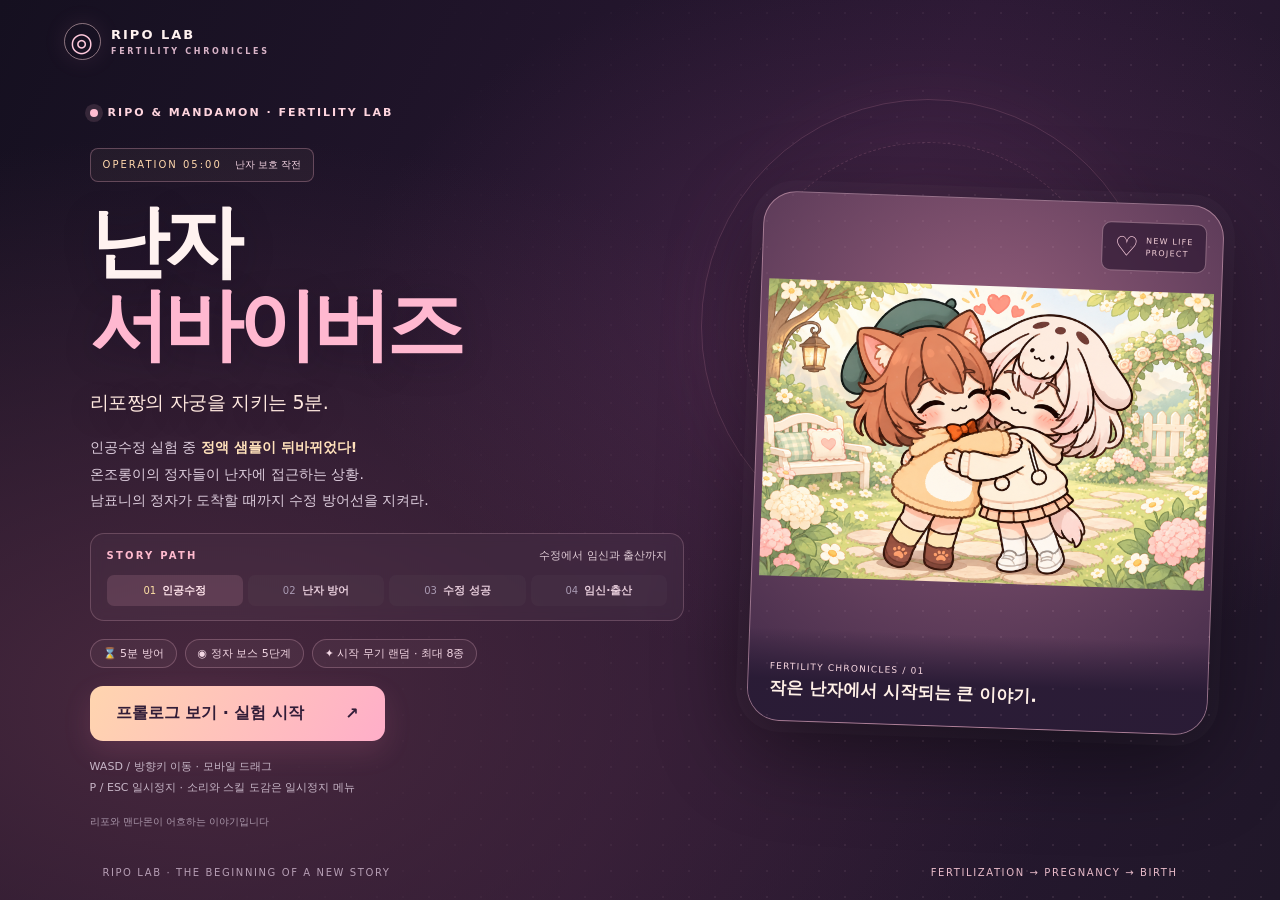
<file: index.html>
<!doctype html>
<html lang="ko">
<head>
  <meta charset="utf-8">
  <meta name="viewport" content="width=device-width,initial-scale=1,viewport-fit=cover">
  <meta name="theme-color" content="#201928">
  <meta name="description" content="리포와 맨다몬의 인공수정 이야기. 난자를 지켜 새로운 시작을 완성하는 5분 서바이벌 게임.">
  <title>난자 서바이버즈 | 리포짱의 난자 방어 작전</title>
  <link rel="stylesheet" href="style.css?v=17">
</head>
<body>
  <canvas id="game" aria-label="난자 방어 게임 화면"></canvas>
  <header class="site-header">
    <a class="brand-mark" href="./" aria-label="난자 서바이버즈 홈"><span class="brand-orb">◎</span><span>RIPO LAB<small>FERTILITY CHRONICLES</small></span></a>
    <div class="header-actions"><button id="pause" aria-label="게임 일시정지">일시정지 <b>Ⅱ</b></button></div>
  </header>
  <div id="hud" hidden>
    <div class="hud-caption"><span>◎ 난자 보호 모니터</span><span>정상 수정까지</span></div>
    <div class="stats"><span id="time">05:00</span><span id="level">Lv.1</span><span id="kills" hidden>0 처치</span><span id="slots">1/8종</span></div>
    <div class="meter-label"><span>난자 보호력</span><span id="hpLabel">100%</span></div>
    <div class="bar" aria-label="난자 보호력"><i id="hp"></i></div>
    <div class="meter-label xp-label"><span>세포 성장</span><span id="xpLabel">0%</span></div>
    <div class="xp" aria-label="세포 성장 경험치"><i id="xp"></i></div>
    <details id="loadout"><summary>보유 방어 스킬</summary><div id="weapons"></div></details>
    <p id="wave"></p>
  </div>
  <main id="home" class="screen">
    <div class="hero-decoration" aria-hidden="true"><i></i><i></i><i></i></div>
    <section class="intro">
      <div class="eyebrow hero-kicker"><span class="pulse-dot"></span>RIPO &amp; MANDAMON · FERTILITY LAB</div>
      <div class="operation-label">OPERATION 05:00 <span>난자 보호 작전</span></div>
      <h1>난자<br><em>서바이버즈</em><span>리포짱의 자궁을 지키는 5분.</span></h1>
      <p class="story">인공수정 실험 중 <strong>정액 샘플이 뒤바뀌었다!</strong><br>온조롱이의 정자들이 난자에 접근하는 상황.<br>남표니의 정자가 도착할 때까지 수정 방어선을 지켜라.</p>
      <div class="journey" aria-label="이야기 단계">
        <div class="journey-label">STORY PATH <span>수정에서 임신과 출산까지</span></div>
        <div class="journey-steps"><span class="current">01 <b>인공수정</b></span><span>02 <b>난자 방어</b></span><span>03 <b>수정 성공</b></span><span>04 <b>임신·출산</b></span></div>
      </div>
      <div class="tags"><span>⌛ 5분 방어</span><span>◉ 정자 보스 5단계</span><span>✦ 시작 무기 랜덤 · 최대 8종</span></div>
      <button class="primary" id="start">프롤로그 보기 · 실험 시작 <b>↗</b></button>
      <p class="controls">WASD / 방향키 이동 · 모바일 드래그<br>P / ESC 일시정지 · 소리와 스킬 도감은 일시정지 메뉴</p>
      <small>리포와 맨다몬이 어흐하는 이야기입니다</small>
    </section>
    <div class="portrait duo-portrait">
      <img src="assets/adult-main.png" alt="리포와 맨다몬이 실험실에 함께 있는 삽화">
      <div class="portrait-badge" aria-hidden="true">♡<span>NEW LIFE<br>PROJECT</span></div>
      <span class="portrait-label">FERTILITY CHRONICLES / 01<br><b>작은 난자에서 시작되는 큰 이야기.</b></span>
    </div>
    <div class="bottom-note">RIPO LAB · THE BEGINNING OF A NEW STORY <span>FERTILIZATION → PREGNANCY → BIRTH</span></div>
  </main>
  <section id="modal" class="veil" hidden><div class="panel"><div id="modalBody"></div></div></section>
  <div id="joystick" hidden><i></i></div><div id="toast"></div>
  <script src="difficulty.js?v=17"></script>
  <script src="skills.js?v=17"></script>
  <script src="combat.js?v=17"></script>
  <script src="visuals.js?v=17"></script>
  <script src="game.js?v=18"></script>
</body>
</html>
</file>
<file: style.css>
*{box-sizing:border-box}body{margin:0;background:#101b2b;color:#f7f0e6;font-family:'Noto Sans KR',sans-serif;overflow:hidden}button,a{-webkit-tap-highlight-color:transparent}button{font:inherit;cursor:pointer;border:1px solid #ffffff25;background:#ffffff09;color:inherit;border-radius:12px;padding:10px 16px}button:hover{background:#ffffff19}button:focus-visible{outline:3px solid #8ef0d1}a{color:inherit;text-decoration:none}header{position:fixed;z-index:5;top:0;left:0;width:100%;padding:22px 4%;display:flex;justify-content:space-between;align-items:center;font-size:12px;letter-spacing:2px}header div{display:flex;gap:8px}header button{font-size:12px;letter-spacing:0}canvas{position:fixed;width:100%;height:100%;touch-action:none}.screen{position:fixed;inset:0;display:flex;padding:95px 8% 65px;align-items:center;background:radial-gradient(ellipse at 15% 80%,#233e49 0,transparent 55%),#101b2b}.intro{z-index:2;width:58%}.eyebrow{font-size:11px;color:#9bcec4;letter-spacing:3px}h1{font-size:clamp(45px,6.8vw,100px);line-height:1.08;letter-spacing:-5px;margin:25px 0}h1 em{font-style:normal;color:#a0efd4}h1 span{display:block;font-size:18px;letter-spacing:-.5px;font-weight:400;margin-top:24px}.story{font-size:14px;color:#adbcc6;line-height:1.9}.tags{display:flex;gap:8px;margin:22px 0}.tags span{border:1px solid #ffffff22;border-radius:30px;padding:6px 12px;font-size:11px}.primary{background:#a0efd4;color:#102d2d;font-weight:800;padding:17px 26px;min-width:230px;border:0}.primary:hover{background:#c4ffe9}.primary b{float:right;margin-left:40px}.controls{font-size:11px;color:#a4b9be;line-height:1.9;margin-top:18px}small{color:#687d88;font-size:10px}.portrait{position:absolute;right:6%;bottom:9%;width:36%;height:77%;border-radius:180px 180px 28px 28px;overflow:hidden;background:#ede2d2;transform:rotate(3deg);box-shadow:20px 25px 0 #ffffff05}.portrait img{width:100%;height:100%;object-fit:cover;object-position:center 22%}.portrait-label{position:absolute;bottom:0;left:0;right:0;padding:24px;background:linear-gradient(transparent,#142535ef);font-size:10px;line-height:2;letter-spacing:2px}.portrait-label b{font-size:16px;letter-spacing:0}.bottom-note{position:absolute;bottom:25px;left:8%;right:8%;font-size:10px;letter-spacing:2px;color:#829b9f;display:flex;justify-content:space-between}#hud{position:fixed;top:90px;left:50%;transform:translateX(-50%);width:min(480px,85%);pointer-events:none}.stats{display:flex;justify-content:space-between;font-size:14px;margin-bottom:12px}#time{font-size:28px;font-weight:900}.bar,.xp{height:9px;background:#ffffff16;border-radius:9px;overflow:hidden}.bar i,.xp i{display:block;height:100%;width:100%;background:#a0efd4;transition:width .15s}.xp{height:4px;margin-top:6px}.xp i{background:#ffc377}#weapons{font-size:11px;color:#a6c0c4;margin-top:10px}#wave{text-align:center;font-size:12px;color:#ffc377}.veil{position:fixed;inset:0;z-index:10;background:#07111acb;backdrop-filter:blur(9px);display:flex;align-items:center;justify-content:center;padding:20px}.panel{max-width:880px;width:100%;max-height:90dvh;overflow:auto;background:#1b2a3b;border:1px solid #ffffff20;border-radius:24px;padding:32px;text-align:center}.panel h2{font-size:30px;margin:10px}.panel p{color:#b8c6cd;font-size:14px;line-height:1.8}.choices{display:grid;grid-template-columns:repeat(3,1fr);gap:12px;margin-top:25px}.choice{text-align:left;min-height:180px;padding:22px}.choice strong{display:block;margin:16px 0 8px}.choice span{font-size:12px;color:#9fb5c0}.choice .icon{font-size:32px}.end-art{height:min(42vh,360px);border-radius:14px;margin-bottom:18px}#toast{position:fixed;bottom:28px;left:50%;transform:translateX(-50%);font-size:13px;pointer-events:none;color:#ffd69c}#joystick{position:fixed;width:110px;height:110px;border-radius:50%;border:1px solid #b4ffdf60;background:#a0efd410;pointer-events:none}#joystick i{position:absolute;width:42px;height:42px;border-radius:50%;background:#a0efd470;left:34px;top:34px}[hidden]{display:none!important}@media(max-width:650px){header{padding:15px 5%;letter-spacing:1px}header button{padding:8px 10px}.screen{padding:95px 7% 45px;align-items:flex-start}.intro{width:100%}.eyebrow{font-size:9px;letter-spacing:1px}h1{font-size:53px;margin-top:22px;letter-spacing:-3px}h1 span{font-size:14px}.story{font-size:12px;max-width:75%}.portrait{right:-12%;bottom:7%;width:54%;height:42%;opacity:.6;z-index:0}.intro .primary{position:relative;z-index:2;min-width:190px}.tags{margin:17px 0}.bottom-note span{display:none}.controls{max-width:64%}.panel{padding:22px 16px}.choices{grid-template-columns:1fr;gap:8px;margin-top:12px}.choice{min-height:0;padding:15px}.choice .icon{float:left;margin-right:15px}.choice strong{margin:0 0 5px}.panel h2{font-size:24px}#hud{top:72px}small{display:block;max-width:60%}}
.comic-art{width:min(100%,620px);margin:20px auto;border:2px solid #fff3;border-radius:16px;background-color:#f3ece3}.story-controls{display:flex;align-items:center;justify-content:center;gap:10px;flex-wrap:wrap}.chest-symbol{font-size:90px;color:#ffd48f;margin:20px 0;filter:drop-shadow(0 0 25px #e6ac5140);animation:treasurePulse 1.4s ease-in-out infinite}.loot-grid{display:grid;grid-template-columns:repeat(auto-fit,minmax(140px,1fr));gap:12px;margin:25px 0}.loot-card{background:#ffffff07;border:1px solid #eec58d55;padding:18px 10px;border-radius:15px;animation:lootReveal .4s both;animation-delay:var(--delay)}.loot-card div{color:#ffdc9c;font-size:35px}.loot-card strong{display:block;font-size:13px;margin:10px 0}.loot-card span{color:#a0efd4;font-size:11px}.end-art{height:auto;width:min(100%,450px);margin:16px auto}.panel:has(.end-art){max-width:720px}.panel:has(.comic-art){max-width:740px}.panel:has(.comic-art) p{max-width:560px;margin:14px auto 22px}#wave{background:#132437c9;border-radius:15px;padding:7px}#hud .stats{align-items:center}@keyframes treasurePulse{50%{transform:translateY(-5px) scale(1.04)}}@keyframes lootReveal{from{opacity:0;transform:translateY(12px) scale(.92)}to{opacity:1;transform:none}}@media(max-width:650px){.comic-art{margin:12px auto}.story-controls .primary{min-width:170px;padding:13px 18px}.story-controls button{font-size:12px}.loot-grid{grid-template-columns:repeat(2,1fr);gap:8px}.loot-card{padding:12px 8px}.end-art{max-width:310px}.portrait-label{padding:18px 10px}.portrait-label b{font-size:12px}}@media(prefers-reduced-motion:reduce){.loot-card,.chest-symbol{animation:none}}
.skill-kind{font-size:10px;color:#f4d195;letter-spacing:1px}.pair-hint{display:block;color:#a0efd4;font-size:11px;line-height:1.5;margin-top:12px}.choice strong{line-height:1.6}.pair-list{margin:22px 0;text-align:left}.pair-row{display:grid;grid-template-columns:1fr 1fr 1fr;gap:10px;padding:15px 8px;border-bottom:1px solid #ffffff19}.pair-row b{display:block;font-size:13px}.pair-row span{display:block;font-size:11px;color:#afc4c9;line-height:1.7;margin-top:6px}.hidden-skill b{color:#ffd09b}.loadout-line{line-height:1.8;display:flex;gap:7px;align-items:center}.loadout-line b{font-size:10px;min-width:38px;color:#a6bfc6}.loadout-line span{font-size:12px;background:#ffffff0c;border-radius:5px;padding:1px 4px}#weapons{margin-top:7px}#money{color:#ffda87;white-space:nowrap}.portrait{border:4px solid #ffe7ca45;transform:rotate(2deg)}.tags span{background:#a0efd407}.primary{border-radius:18px}.panel{border-radius:28px}.choice{border-radius:20px}.bar{height:10px}.stats{gap:10px}header{gap:8px}header div{gap:5px}@media(max-width:650px){header a{font-size:9px;letter-spacing:0}header button{font-size:10px;padding:8px}.pair-row{grid-template-columns:1fr 1fr}.hidden-skill{grid-column:1/-1}.pair-row b{font-size:12px}.loadout-line{gap:3px;flex-wrap:wrap}.loadout-line span{font-size:10px;padding:1px 3px}#hud{top:70px;width:90%}#time{font-size:24px}.stats{font-size:11px}.choice .icon{font-size:24px}.pair-hint{margin-top:6px}.skill-kind{margin-bottom:6px}.choices{max-height:58vh;overflow:auto}.choice{padding:12px}.pair-list{max-height:58vh;overflow:auto}}

/* Compact battle HUD */
body{font-family:"Noto Sans KR","Malgun Gothic",system-ui,sans-serif}
.in-game header a,.in-game header #sound,.in-game header #guide{display:none}.in-game header{justify-content:flex-end;pointer-events:none}.in-game header button{pointer-events:auto;background:#122c36cc;border-radius:30px}
#hud{top:22px;width:min(380px,65%);padding:12px 18px 8px;border:1px solid #b4eee51a;border-radius:22px;background:#0c202bc9;backdrop-filter:blur(12px)}
#hud .stats{margin-bottom:8px;font-size:12px}#time{font-size:25px;font-variant-numeric:tabular-nums}.bar{height:6px}.xp{height:3px;margin-top:5px}#wave{font-size:10px;background:none;padding:0;margin:8px 0 3px;color:#bdd6d7}
#loadout{pointer-events:auto;font-size:10px;margin-top:7px;color:#a8c9c6}#loadout summary{cursor:pointer;text-align:center;list-style:none}#loadout summary:after{content:' ＋'}#loadout[open] summary:after{content:' −'}#loadout[open]{padding-bottom:8px}#weapons{margin-top:10px}.loadout-line{flex-wrap:wrap}
.menu-actions{display:flex;gap:10px;justify-content:center;flex-wrap:wrap;margin:24px 0}
#modalBody:has(#evolveContinue){background:radial-gradient(ellipse at center,#bb8c4426,transparent 68%)}#modalBody:has(#evolveContinue) .chest-symbol{color:#fff0b4;text-shadow:0 0 30px #ffba6c;animation:treasurePulse 1s infinite}
@media(max-width:650px){#hud{top:14px;left:16px;transform:none;width:calc(100% - 104px);padding:10px 13px}#time{font-size:21px}.in-game header{padding:16px 12px}#wave{font-size:9px}.in-game #pause{font-size:11px}#loadout{font-size:9px}.loadout-line b{font-size:9px}#toast{bottom:20px;max-width:55%;text-align:center}}

.duo-portrait{right:4%;width:45%;height:62%;bottom:17%;border-radius:36px;transform:none;background:#fcfaf5}.duo-portrait img{object-fit:contain;object-position:center; padding:12px 8px 65px}.duo-portrait .portrait-label{background:linear-gradient(transparent,#193335);padding:22px 18px}.intro{width:50%}@media(max-width:650px){.screen{overflow-y:auto;display:block;padding-bottom:30px}.intro{width:100%}.duo-portrait{position:relative;right:auto;bottom:auto;width:100%;height:auto;aspect-ratio:3/2;margin:20px auto 35px;opacity:1;border-radius:24px}.duo-portrait img{padding:5px 5px 42px}.duo-portrait .portrait-label{padding:12px;font-size:8px}.duo-portrait .portrait-label b{font-size:12px}.screen .bottom-note{position:relative;left:auto;right:auto;bottom:auto}.story{max-width:100%}.controls{max-width:100%}small{max-width:100%}}

.duo-portrait img{padding:0;object-fit:contain}.duo-portrait{height:auto;aspect-ratio:3/2;bottom:24%;background:#fff6df}.duo-portrait .portrait-label{font-size:9px;padding:14px}.duo-portrait .portrait-label b{font-size:13px}@media(max-width:650px){.duo-portrait{bottom:auto;margin-bottom:28px}.duo-portrait .portrait-label{padding:8px;font-size:7px}.duo-portrait .portrait-label b{font-size:10px}}

/* Treasure opening: rays, expanding halo, flying stars, staggered rewards. */
.chest-opening{height:170px;position:relative;isolation:isolate;overflow:hidden;display:grid;place-items:center;margin:-12px -12px 10px;border-radius:20px;background:radial-gradient(ellipse,#ffca6b28,transparent 70%)}
.chest-icon{font-size:76px;z-index:2;filter:drop-shadow(0 0 22px #ffde86);animation:chestPop .85s both}
.chest-rays{position:absolute;width:400px;height:400px;background:repeating-conic-gradient(from 0deg,transparent 0 14deg,#ffd47744 15deg 24deg,transparent 25deg 40deg);mask-image:radial-gradient(#000,transparent 68%);animation:chestSpin 8s linear infinite}
.chest-ring{position:absolute;border:3px solid #fff0b9;width:90px;height:90px;border-radius:50%;animation:chestHalo 1.2s ease-out both;box-shadow:0 0 30px #ffca6b}
.chest-opening i{position:absolute;left:50%;top:50%;color:#ffe3a6;font-style:normal;font-size:18px;animation:chestStar 1.4s var(--t) ease-out both}
.chest-rewards .loot-card{border-color:#ffd78a;box-shadow:inset 0 0 22px #ffd77712,0 0 15px #ffd77712}
@keyframes chestPop{0%{transform:scale(.2) rotate(-15deg);opacity:0}40%{transform:scale(1.25) rotate(8deg);opacity:1}70%{transform:scale(.95) rotate(-3deg)}100%{transform:scale(1)}}
@keyframes chestSpin{to{transform:rotate(360deg)}}
@keyframes chestHalo{from{transform:scale(.2);opacity:1}to{transform:scale(3.8);opacity:0}}
@keyframes chestStar{from{transform:translate(-50%,-50%) rotate(var(--a)) translateX(10px) scale(.2);opacity:0}20%{opacity:1}to{transform:translate(-50%,-50%) rotate(var(--a)) translateX(var(--d)) scale(.6);opacity:0}}
.chest-opening.quiet *{animation:none}.chest-opening.quiet i{display:none}
@media(prefers-reduced-motion:reduce){.chest-opening *,.chest-rewards .loot-card{animation:none}.chest-opening i{display:none}}

/* Adult fertility-lab visual system. */
.screen{background:radial-gradient(ellipse at 10% 90%,#193e45,transparent 65%),#091c27}
.panel{background:linear-gradient(140deg,#142f3b,#0c202c);border-color:#9de6db30;border-radius:20px}
.duo-portrait{border:1px solid #b7e9dd66;border-radius:24px;box-shadow:0 24px 80px #0005;background:#163a40}
.duo-portrait img{object-fit:cover}.intro h1{font-size:clamp(44px,6vw,86px)}
.eyebrow{color:#9ce8df}.primary{border-radius:10px;background:#a7eee1}.tags span{border-color:#94d9cc35}
.comic-art{border:1px solid #b2e7e24a;border-radius:12px}.end-art{border:1px solid #b2e7e24a}
.bottom-note a{text-decoration:underline;text-underline-offset:4px}

/* 프롤로그/엔딩: 스프라이트 시트 분할을 없애고 이미지 한 장 전체를 표시 */
.comic-art,.end-art{
  width:min(100%,680px);height:auto;aspect-ratio:auto;
  margin:14px auto 18px;overflow:hidden;
  background-image:none;background-position:center;background-repeat:no-repeat;
  background-size:contain;background-color:#0d2831;
}
.comic-art .scene-image,.end-art .scene-image{
  display:block;width:100%;height:auto;max-height:min(48vh,480px);
  object-fit:contain;object-position:center;
}
@media(max-width:650px){
  .comic-art,.end-art{width:100%;max-width:100%;margin:10px auto 14px}
  .comic-art .scene-image,.end-art .scene-image{max-height:45vh}
}

/* 다섯 번째 프롤로그 구성을 위한 신규 위험 장면. 그림이 없어도 독립적으로 표시. */
.prologue-warning-art{
 min-height:clamp(220px,38vh,360px);padding:26px 18px;
 display:flex;flex-direction:column;align-items:center;justify-content:center;gap:12px;
 background:radial-gradient(ellipse at 50% 48%,#9e39565a 0%,#42243a 45%,#101d2b 95%);
 color:#ffe7df;text-align:center;
}
.prologue-warning-art .danger-kicker{font-size:11px;letter-spacing:3px;font-weight:800;color:#ffd0d0}
.prologue-warning-art .danger-emblem{width:96px;height:96px;border:3px solid #ff9ba4;border-radius:50%;display:grid;place-items:center;box-shadow:0 0 0 14px #f37a8b13,0 0 45px #ff738d55;animation:warningPulse 1.7s ease-in-out infinite}
.prologue-warning-art .danger-emblem span{font-size:64px;line-height:1;font-weight:900}
.prologue-warning-art strong{font-size:clamp(30px,5vw,44px);line-height:1.3}
.prologue-warning-art .danger-subline{font-size:14px;color:#f8c0c9}
@keyframes warningPulse{50%{box-shadow:0 0 0 23px #f37a8b18,0 0 55px #ff738d88;transform:scale(1.04)}}
@media(prefers-reduced-motion:reduce){.prologue-warning-art .danger-emblem{animation:none}}
@media(max-width:650px){.prologue-warning-art{min-height:230px;padding:20px 12px}.prologue-warning-art .danger-emblem{width:72px;height:72px}.prologue-warning-art .danger-emblem span{font-size:44px}.prologue-warning-art .danger-kicker{font-size:9px}}


/* v17 — Fertilization → pregnancy → birth interface. All artwork is displayed as individual full images. */
:root{--rose:#f7aec1;--peach:#ffe0c6;--soft:#fff2f0;--plum:#2a1b35;--glass:#2c233bd9;--muted:#c5b7ca;--outline:#ffd0dc36}
body{background:#170f23;color:var(--soft)}
body,button{font-family:"Noto Sans KR","Malgun Gothic",system-ui,sans-serif}
button{border-color:#ffe4f030;background:#ffffff0b}
button:hover{background:#ffddec26}
button:focus-visible{outline:3px solid #ffdbaf;outline-offset:3px}
.site-header{z-index:6;padding:23px 5%;letter-spacing:1px}
.brand-mark{display:flex;gap:10px;align-items:center;font-size:13px;font-weight:900;letter-spacing:2px}
.brand-mark small{display:block;font-size:8px;font-weight:600;letter-spacing:2.7px;color:#d9b4c8;margin-top:5px}
.brand-orb{width:37px;height:37px;display:grid;place-items:center;border-radius:50%;border:1px solid #ffd6db80;color:#ffc9dc;font-size:26px;box-shadow:0 0 24px #f39fc218}
.header-actions{display:none!important}
.in-game .header-actions{display:flex!important}
.in-game .brand-mark{display:none}
.in-game .site-header{justify-content:flex-end;pointer-events:none}
.in-game .header-actions button{pointer-events:auto;background:#372335e8;border-color:#e3a9c566;color:#ffdfeb;padding:10px 16px}
.in-game .header-actions button b{font-size:13px;margin-left:7px}
.screen{background:radial-gradient(ellipse at 72% 35%,#713a6766 0,transparent 44%),radial-gradient(ellipse at 15% 78%,#48283e 0,transparent 57%),linear-gradient(115deg,#151020,#2a1833 58%,#201729);padding:106px 7% 70px}
.screen:after{content:"";position:absolute;inset:0;pointer-events:none;opacity:.11;background-image:radial-gradient(#ffd4e5 1px,transparent 1px);background-size:26px 26px;mask-image:linear-gradient(105deg,transparent 26%,black)}
.hero-decoration{position:absolute;right:9%;top:10%;width:37vw;max-width:530px;aspect-ratio:1;pointer-events:none;opacity:.45;z-index:0}
.hero-decoration:before,.hero-decoration:after,.hero-decoration i{content:"";position:absolute;border:1px solid #ffaac65c;border-radius:50%;inset:2%;box-shadow:0 0 70px #f98bb81a}
.hero-decoration:after{inset:11%;border-style:dashed}
.hero-decoration i:nth-child(1){inset:23%;border-width:6px;border-color:#ffb4d21d}
.hero-decoration i:nth-child(2){inset:34%;background:#ffe6cb0d;border:0}
.hero-decoration i:nth-child(3){inset:44%;background:#f9b1cf1d;border:0}
.intro{width:54%;max-width:745px;z-index:2}
.hero-kicker{display:flex;align-items:center;gap:10px;color:#ffd5df;letter-spacing:2px;font-weight:700}
.pulse-dot{display:inline-block;width:8px;height:8px;background:#ffbcd0;border-radius:50%;box-shadow:0 0 0 5px #ffbcd021}
.operation-label{width:fit-content;margin-top:29px;padding:9px 12px;border:1px solid #ffbcd048;border-radius:8px;font-size:10px;letter-spacing:2px;color:#ffd7ac;background:#ffd7ac0c}
.operation-label span{letter-spacing:0;margin-left:8px;color:#f4d4e3}
.intro h1{font-size:clamp(54px,6.2vw,100px);line-height:1.04;margin:19px 0 16px;letter-spacing:-5px;text-shadow:0 7px 35px #120a1f55}
.intro h1 em{color:#ffb8d0}
.intro h1 span{font-size:clamp(15px,1.5vw,19px);line-height:1.5;color:#ffe8df;letter-spacing:-.4px;margin-top:21px}
.story{font-size:14px;color:#ddcddd;line-height:1.9;margin:18px 0 19px}
.story strong{color:#ffe1bb;font-weight:800}
.journey{border:1px solid #ffc8d736;border-radius:14px;background:#ffffff08;padding:14px 16px;max-width:600px;backdrop-filter:blur(6px)}
.journey-label{font-size:10px;letter-spacing:2.2px;color:#ffbace;font-weight:800;display:flex;align-items:center;justify-content:space-between;gap:10px}
.journey-label span{letter-spacing:0;font-size:11px;color:#e1cdd7;font-weight:500}
.journey-steps{display:flex;align-items:center;gap:5px;margin-top:12px}
.journey-steps>span{flex:1;min-width:0;display:flex;align-items:center;justify-content:center;gap:6px;color:#a99ab2;font-size:10px;padding:8px 3px;border-radius:7px;background:#ffffff06;white-space:nowrap}
.journey-steps>span b{font-size:11px;color:#e5cbd9;font-weight:600}
.journey-steps>span.current{background:#f2acbe25;color:#ffe0a6}
.journey-steps>span.current b{color:#ffe3eb}
.tags{margin:18px 0;flex-wrap:wrap}
.tags span{border-color:#ffc5d83d;background:#ffc5d80c;color:#f3d7e4;font-size:11px}
.primary{background:linear-gradient(120deg,#ffd5af,#ffaec9);color:#321d38;border:0;border-radius:13px;box-shadow:0 10px 28px #ff86aa22;font-weight:900}
.primary:hover{background:linear-gradient(120deg,#ffe4c5,#ffcede);color:#28182d}
.intro .primary{min-width:295px;text-align:left;display:flex;align-items:center;justify-content:space-between}
.intro .primary b{float:none;margin-left:18px}
.controls{color:#c7b6c7;margin-top:16px}
.intro small{color:#aa97ab;line-height:1.6}
.duo-portrait{right:5%;top:22%;bottom:auto;width:36%;max-width:560px;aspect-ratio:4/4.6;height:auto;border:1px solid #ffccdb6d;border-radius:33px;background:radial-gradient(circle at 50% 30%,#97607d,#3d2745);transform:rotate(2deg);box-shadow:0 25px 90px #0007,0 0 0 11px #ffffff06}
.duo-portrait img{width:100%;height:100%;object-fit:contain;padding:10px 7px 67px}
.duo-portrait .portrait-label{background:linear-gradient(transparent,#291b35f5 55%);padding:29px 21px 19px;color:#f9d8e2;letter-spacing:1.2px}
.duo-portrait .portrait-label b{font-size:17px;line-height:1.5;color:#fff0e7}
.portrait-badge{position:absolute;top:18px;right:16px;display:flex;align-items:center;gap:7px;padding:10px 12px;border-radius:9px;background:#29152fa6;border:1px solid #ffcfdf60;font-size:27px;color:#ffd1e1;line-height:1}
.portrait-badge span{font-size:8px;letter-spacing:1.2px;line-height:1.5;color:#f2ced7}
.bottom-note{color:#b69eb4;letter-spacing:1.6px;bottom:22px}
.bottom-note span{color:#e8bbc9}
/* In-game monitoring */
#hud{border:1px solid #ffd1e03d;background:#2b1c35e6;border-radius:18px;box-shadow:0 18px 55px #0005;color:#fff1ee;width:min(390px,70%);padding:12px 16px 11px}
.hud-caption{display:flex;justify-content:space-between;gap:8px;font-size:10px;letter-spacing:.4px;color:#fbc4d8;margin-bottom:6px;font-weight:700}
.hud-caption span:last-child{color:#d9c7d5;font-size:9px;font-weight:500}
#hud .stats{margin-bottom:10px}
#time{font-size:26px;color:#ffe5c5;font-weight:900}
#level,#slots{font-size:12px;color:#f2d7e7}
.meter-label{display:flex;justify-content:space-between;font-size:10px;color:#f0c3d6;margin:8px 0 4px}
.xp-label{color:#e4d0be}
.bar,.xp{background:#ffffff20}
.bar{height:8px}
.bar i{background:linear-gradient(90deg,#fc8cb2,#ffd0bc)}
.xp i{background:linear-gradient(90deg,#edbd79,#ffe5a3)}
#loadout{color:#e2c6d7;margin-top:7px}
#loadout summary{color:#e1b7ca}
#wave{color:#ffe0b9!important;margin-top:7px!important}
/* Story panels, rewards and endings */
.veil{background:#0d071bcf;backdrop-filter:blur(13px)}
.panel{background:linear-gradient(160deg,#35213d,#1c172e);border:1px solid #ffd4df38;border-radius:24px;box-shadow:0 25px 100px #07030f99}
.panel h2{color:#fff1ed;line-height:1.4;letter-spacing:-.7px}
.panel p{color:#dfcddb}
.panel .eyebrow{color:#ffbdcf}
.story-progress{width:min(100%,500px);height:5px;background:#ffffff20;border-radius:30px;margin:14px auto 12px;overflow:hidden}
.story-progress i{display:block;height:100%;border-radius:30px;background:linear-gradient(90deg,#e797c0,#ffdfb4);transition:width .25s}
.comic-art,.end-art{background:#2b213a;border:1px solid #ffd3e14d;border-radius:15px;min-height:220px}
.comic-art .scene-image,.end-art .scene-image{max-height:min(47vh,490px)}
.scene-fallback{min-height:260px;padding:25px 18px;display:flex;flex-direction:column;align-items:center;justify-content:center;gap:12px;background:radial-gradient(circle at 50% 40%,#9e6a8661,transparent 50%),linear-gradient(150deg,#593650,#2a203a);color:#ffe9ec;text-align:center}
.scene-fallback .fallback-kicker{font-size:10px;letter-spacing:2px;color:#ffccdc}
.scene-fallback .fallback-symbol{width:94px;height:94px;display:grid;place-items:center;border:2px solid #ffc9db83;border-radius:50%;font-size:57px;color:#ffe0c4;background:#ffb4d011}
.scene-fallback strong{font-size:25px}
.scene-fallback span:last-child{font-size:11px;color:#e0bacd}
.prologue-warning-art{background:radial-gradient(circle at 50% 40%,#bd516d65,#542840 55%,#2a1a31 100%)}
.prologue-warning-art small{color:#eec0d1}
.ending-journey{display:flex;align-items:center;justify-content:center;gap:7px;flex-wrap:wrap;margin:18px auto 17px}
.ending-journey span{font-size:11px;color:#f3d9dd;padding:8px 10px;background:#ffced50c;border:1px solid #ffd3df2c;border-radius:20px}
.ending-journey span.done{color:#ffe1ae;border-color:#fdddb455;background:#fdddb418}
.ending-journey span.fail-step{color:#ffadb9;border-color:#ffa7b943}
.result-stats{font-size:11px!important;color:#aa9bb0!important;margin:14px auto!important}
.choices .choice{border:1px solid #f7cad02b;background:#ffffff09}
.choices .choice:hover{background:#ffced520}
.skill-kind{color:#ffd19b}.pair-hint{color:#ffc5d6}
.chest-opening{background:radial-gradient(ellipse,#ffc6b033,transparent 75%)}
.chest-rewards .loot-card{border-color:#ffc4d68a}
#toast{color:#ffe0bd;filter:drop-shadow(0 1px 5px #150c19)}
@media(max-width:1020px){
 .screen{padding-left:6%;padding-right:6%}
 .intro{width:59%}
 .duo-portrait{width:34%;right:4%;top:25%;aspect-ratio:4/5}
 .intro h1{font-size:clamp(50px,6.6vw,76px)}
 .journey-steps>span{font-size:9px}
 .journey-steps>span b{font-size:10px}
}
@media(max-width:650px){
 .site-header{padding:12px 6%;height:70px}
 .brand-mark{font-size:10px}
 .brand-mark small{font-size:7px;letter-spacing:1.2px}
 .brand-orb{width:31px;height:31px;font-size:22px}
 .screen{padding:84px 6% 24px;display:block;overflow-y:auto}
 .screen:after{mask-image:none;opacity:.04}
 .intro{width:100%;max-width:none}
 .intro h1{font-size:clamp(48px,13vw,64px);line-height:1.05;letter-spacing:-3px;margin:16px 0}
 .intro h1 span{font-size:14px;margin-top:15px}
 .hero-kicker{font-size:9px;letter-spacing:1.3px}
 .operation-label{margin-top:17px;font-size:9px}
 .story{font-size:12px;max-width:none;margin:16px 0}
 .journey{padding:11px}
 .journey-label{font-size:9px}
 .journey-label span{font-size:10px}
 .journey-steps{gap:3px}
 .journey-steps>span{flex-direction:column;font-size:9px;gap:3px;padding:7px 0}
 .journey-steps>span b{font-size:9px}
 .tags{gap:5px;margin:15px 0}
 .tags span{font-size:9px;padding:7px 10px}
 .intro .primary{min-width:0;width:100%;font-size:14px;padding:15px 18px}
 .controls{font-size:10px;max-width:100%}
 .intro small{font-size:9px;max-width:100%}
 .duo-portrait{position:relative;top:auto;right:auto;bottom:auto;width:100%;max-width:none;aspect-ratio:3/2;height:auto;margin:22px 0 23px;transform:none;border-radius:18px;box-shadow:0 15px 40px #0006}
 .duo-portrait img{padding:0 0 44px;width:100%;height:100%;object-fit:contain}
 .duo-portrait .portrait-label{padding:15px 12px 9px}
 .duo-portrait .portrait-label b{font-size:12px}
 .portrait-badge{top:7px;right:7px;padding:5px 6px;font-size:18px}
 .portrait-badge span{font-size:6px}
 .hero-decoration{display:none}
 .screen .bottom-note{position:relative;left:auto;right:auto;bottom:auto;font-size:8px;line-height:1.8;margin-top:8px;display:block;letter-spacing:1px}
 .bottom-note span{display:block}
 #hud{top:14px;left:13px;transform:none;width:calc(100% - 105px);padding:9px 11px;border-radius:14px}
 .hud-caption{font-size:9px}.hud-caption span:last-child{display:none}
 #time{font-size:22px}
 .in-game .site-header{padding:13px 10px}
 .in-game .header-actions button{padding:8px 10px;font-size:10px}
 .panel{padding:19px 14px}
 .panel h2{font-size:22px}
 .panel p{font-size:12px}
 .comic-art,.end-art{min-height:130px}
 .scene-fallback{min-height:200px}
 .scene-fallback .fallback-symbol{height:64px;width:64px;font-size:38px}
 .scene-fallback strong{font-size:20px}
 .story-controls button{font-size:11px;padding:12px 13px}
}
@media(prefers-reduced-motion:reduce){.pulse-dot{box-shadow:none}.scene-fallback,.journey-steps{transition:none}}
</file>
